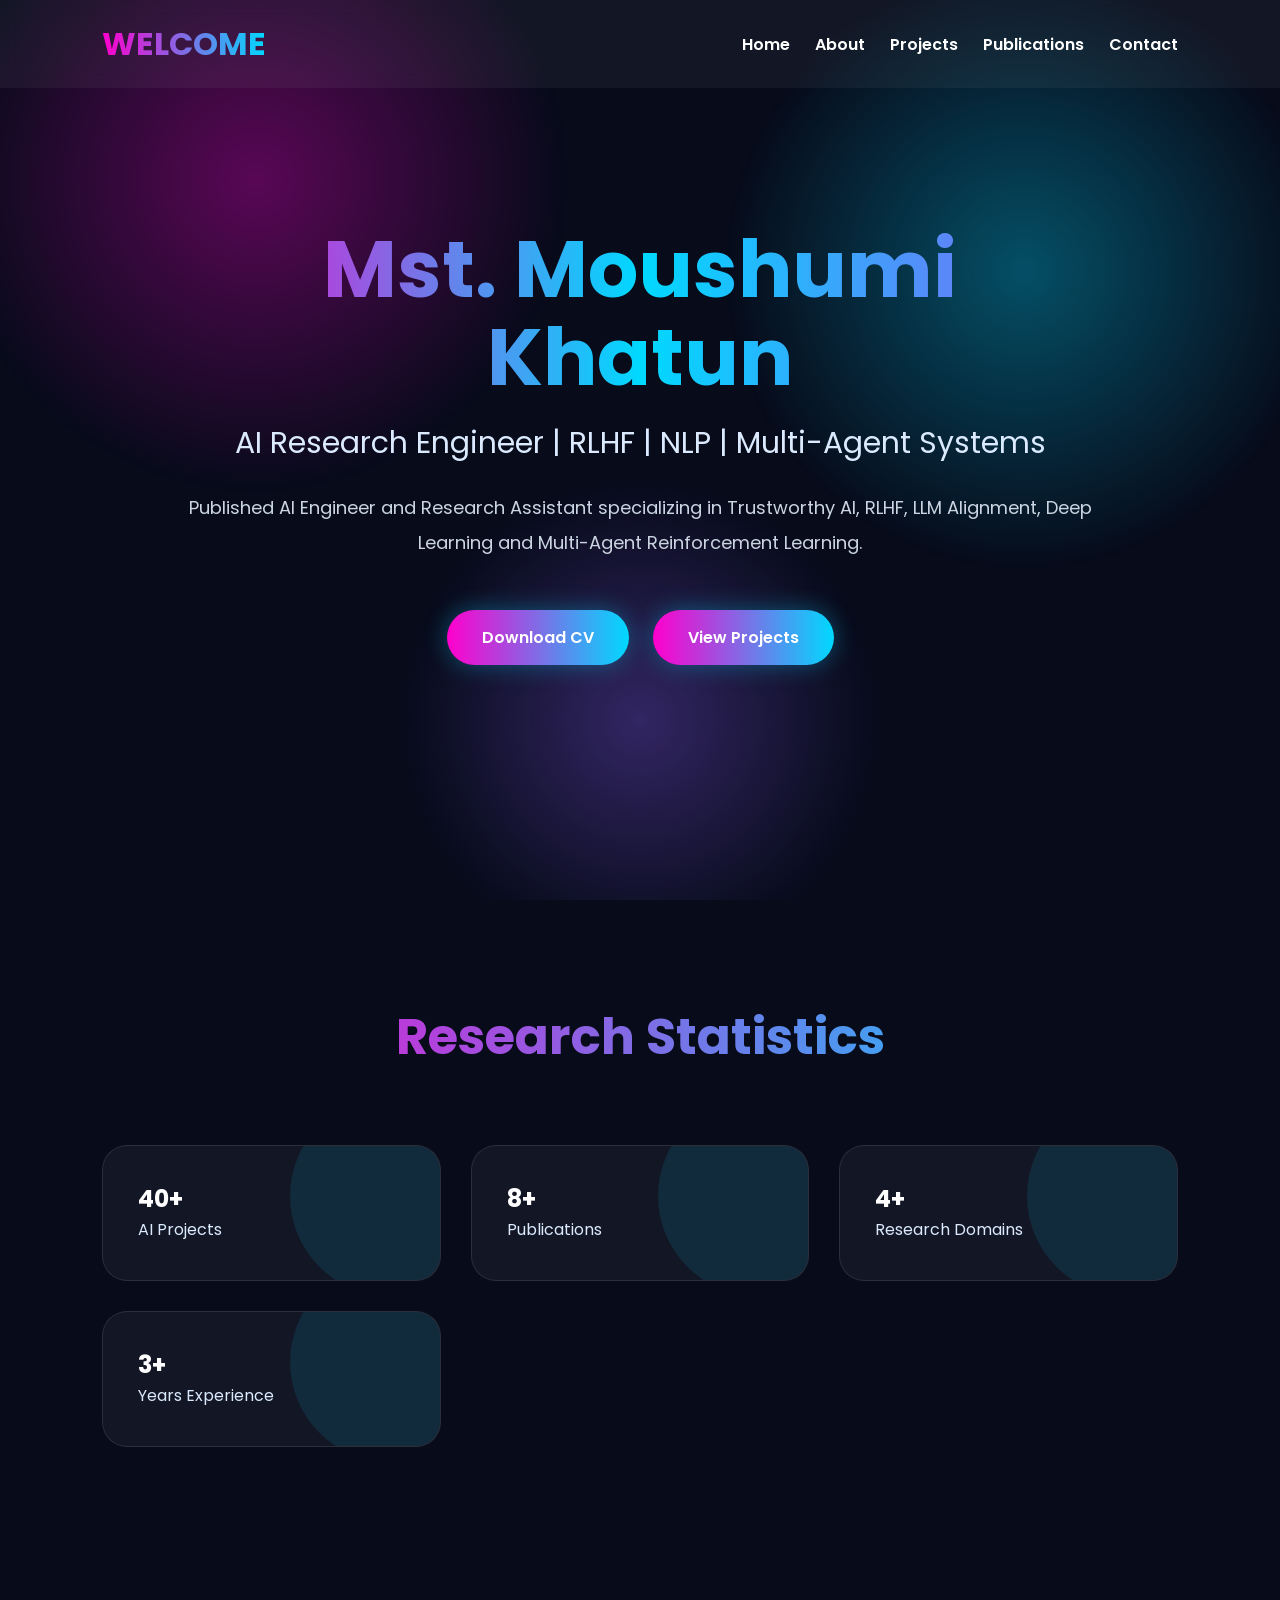
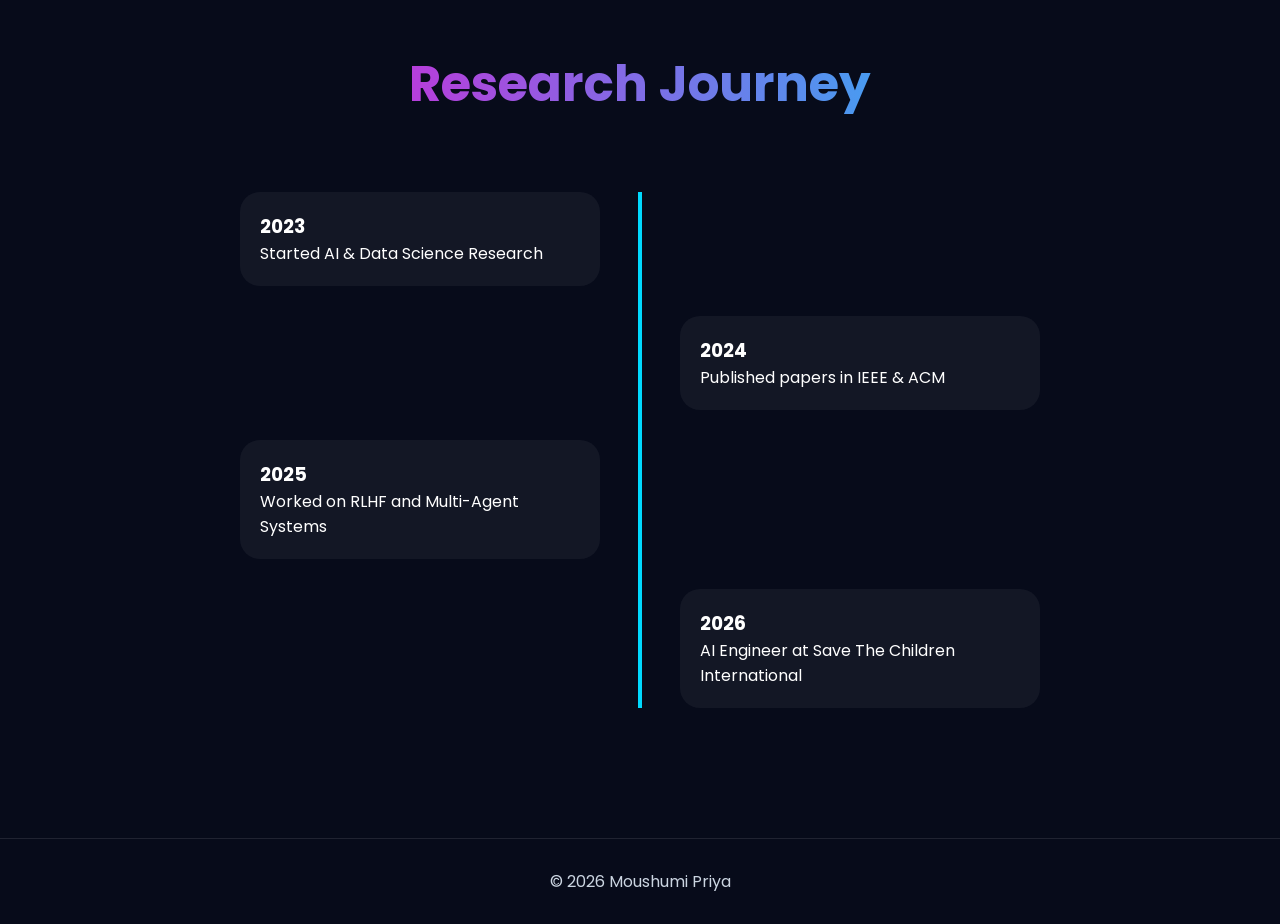
<file: index.html>
<!DOCTYPE html>
<html lang="en">

<head>
<meta charset="UTF-8">
<meta name="viewport" content="width=device-width, initial-scale=1.0">

<title>Mst.Moushumi Khatun | AI Researcher</title>

<link rel="stylesheet" href="style.css">
</head>
<link rel="stylesheet" href="style.css">
<body>

<nav>
  <div class="logo">WELCOME</div>

  <ul>
    <li><a href="index.html">Home</a></li>
    <li><a href="about.html">About</a></li>
    <li><a href="projects.html">Projects</a></li>
    <li><a href="Publications.html">Publications</a></li>
    <li><a href="contact.html">Contact</a></li>
  </ul>
</nav>

<!-- HERO -->
<section class="hero">

  <div class="hero-content">

    <h1>Mst. Moushumi Khatun</h1>

    <h2>AI Research Engineer | RLHF | NLP | Multi-Agent Systems</h2>

    <p>
      Published AI Engineer and Research Assistant specializing in
      Trustworthy AI, RLHF, LLM Alignment,
      Deep Learning and Multi-Agent Reinforcement Learning.
    </p>

    <a href="Mst.Moushumi Khatun-updated.pdf" class="btn">Download CV</a>
    <a href="projects.html" class="btn">View Projects</a>

  </div>

</section>

<!-- STATS -->
<section>
  <h1 class="section-title">Research Statistics</h1>

  <div class="grid">

    <div class="card">
      <h1>40+</h1>
      <p>AI Projects</p>
    </div>

    <div class="card">
      <h1>8+</h1>
      <p>Publications</p>
    </div>

    <div class="card">
      <h1>4+</h1>
      <p>Research Domains</p>
    </div>

    <div class="card">
      <h1>3+</h1>
      <p>Years Experience</p>
    </div>

  </div>
</section>

<!-- TIMELINE -->
<section>
  <h1 class="section-title">Research Journey</h1>

  <div class="timeline">

    <div class="timeline-item">
      <h3>2023</h3>
      <p>Started AI & Data Science Research</p>
    </div>

    <div class="timeline-item">
      <h3>2024</h3>
      <p>Published papers in IEEE & ACM</p>
    </div>

    <div class="timeline-item">
      <h3>2025</h3>
      <p>Worked on RLHF and Multi-Agent Systems</p>
    </div>

    <div class="timeline-item">
      <h3>2026</h3>
      <p>AI Engineer at Save The Children International</p>
    </div>

  </div>
</section>

<footer>
  © 2026 Moushumi Priya
</footer>

</body>
</html>
</file>
<file: style.css>
@import url('https://fonts.googleapis.com/css2?family=Poppins:wght@300;400;500;600;700&display=swap');

*{
margin:0;
padding:0;
box-sizing:border-box;
scroll-behavior:smooth;
}

body{
font-family:'Poppins',sans-serif;
background:#070b1a;
color:white;
overflow-x:hidden;
}

/* BACKGROUND */

body::before{
content:'';
position:fixed;
width:100%;
height:100%;
background:
radial-gradient(circle at 20% 20%, #ff00cc55 0%, transparent 25%),
radial-gradient(circle at 80% 30%, #00d9ff55 0%, transparent 25%),
radial-gradient(circle at 50% 80%, #8b5cf655 0%, transparent 25%);
z-index:-1;
animation:bgmove 10s infinite alternate;
}

@keyframes bgmove{
0%{
transform:scale(1);
}
100%{
transform:scale(1.2);
}
}

/* NAVBAR */

nav{
position:fixed;
top:0;
width:100%;
padding:20px 8%;
display:flex;
justify-content:space-between;
align-items:center;
background:rgba(255,255,255,0.05);
backdrop-filter:blur(10px);
z-index:1000;
}

.logo{
font-size:32px;
font-weight:700;
background:linear-gradient(to right,#ff00cc,#00d9ff);
-webkit-background-clip:text;
-webkit-text-fill-color:transparent;
}

nav ul{
display:flex;
list-style:none;
gap:25px;
}

nav ul li a{
text-decoration:none;
color:white;
transition:0.3s;
}

nav ul li a:hover{
color:#00d9ff;
}

/* HERO */

.hero{
min-height:100vh;
display:flex;
justify-content:center;
align-items:center;
text-align:center;
padding:120px 8%;
}

.hero-content{
max-width:950px;
}

.hero h1{
font-size:80px;
line-height:1.1;
margin-bottom:20px;
background:linear-gradient(to right,#ff00cc,#00d9ff,#8b5cf6);
-webkit-background-clip:text;
-webkit-text-fill-color:transparent;
}

.hero h2{
font-size:30px;
font-weight:400;
margin-bottom:25px;
color:#dbeafe;
}

.hero p{
font-size:18px;
line-height:1.9;
color:#cbd5e1;
margin-bottom:40px;
}

.btn{
display:inline-block;
padding:15px 35px;
border-radius:50px;
text-decoration:none;
font-weight:600;
background:linear-gradient(to right,#ff00cc,#00d9ff);
color:white;
margin:10px;
transition:0.4s;
box-shadow:0 0 25px #00d9ff55;
}

.btn:hover{
transform:translateY(-5px);
}

section{
padding:100px 8%;
}

.section-title{
font-size:50px;
text-align:center;
margin-bottom:70px;
background:linear-gradient(to right,#ff00cc,#00d9ff);
-webkit-background-clip:text;
-webkit-text-fill-color:transparent;
}

.grid{
display:grid;
grid-template-columns:repeat(auto-fit,minmax(280px,1fr));
gap:30px;
}

.card{
background:rgba(255,255,255,0.05);
padding:35px;
border-radius:25px;
backdrop-filter:blur(10px);
transition:0.4s;
border:1px solid rgba(255,255,255,0.1);
}

.card:hover{
transform:translateY(-10px);
box-shadow:0 0 30px #00d9ff55;
}

.card h3{
margin-bottom:20px;
color:#00d9ff;
}

.card p{
color:#dbeafe;
line-height:1.8;
}

footer{
padding:30px;
text-align:center;
color:#cbd5e1;
border-top:1px solid rgba(255,255,255,0.1);
}

/* MOBILE */

@media(max-width:768px){

.hero h1{
font-size:45px;
}

.hero h2{
font-size:20px;
}

nav{
flex-direction:column;
gap:15px;
}

nav ul{
flex-wrap:wrap;
justify-content:center;
}

}
.pub-card {
  background: #f9f9f9;
  padding: 15px;
  margin: 10px 0;
  border-left: 4px solid #4f46e5;
  border-radius: 8px;
}

.pub-card h3 {
  margin: 0;
  font-size: 18px;
}

.pub-card p {
  margin: 5px 0 0;
  color: #555;
}
a{
color:#ff00cc;
text-decoration:none;
font-weight:600;
}

a:hover{
color:#00d9ff;
}
.progress{
width:100%;
height:25px;
background:rgba(255,255,255,0.1);
border-radius:30px;
overflow:hidden;
margin-bottom:25px;
}

.progress-bar{
height:100%;
background:linear-gradient(to right,#ff00cc,#00d9ff);
display:flex;
align-items:center;
justify-content:center;
font-size:14px;
font-weight:600;
animation:load 2s ease;
}

@keyframes load{
from{
width:0;
}
}
.timeline{
position:relative;
max-width:800px;
margin:auto;
}

.timeline::before{
content:'';
position:absolute;
left:50%;
width:4px;
height:100%;
background:#00d9ff;
transform:translateX(-50%);
}

.timeline-item{
background:rgba(255,255,255,0.05);
padding:20px;
margin:30px 0;
border-radius:20px;
position:relative;
width:45%;
}

.timeline-item:nth-child(odd){
left:0;
}

.timeline-item:nth-child(even){
left:55%;
}
.card{
position:relative;
overflow:hidden;
}

.card::before{
content:'';
position:absolute;
width:200px;
height:200px;
background:rgba(0,217,255,0.1);
border-radius:50%;
top:-50px;
right:-50px;
}

.card:hover{
transform:translateY(-10px) scale(1.02);
}
</file>
